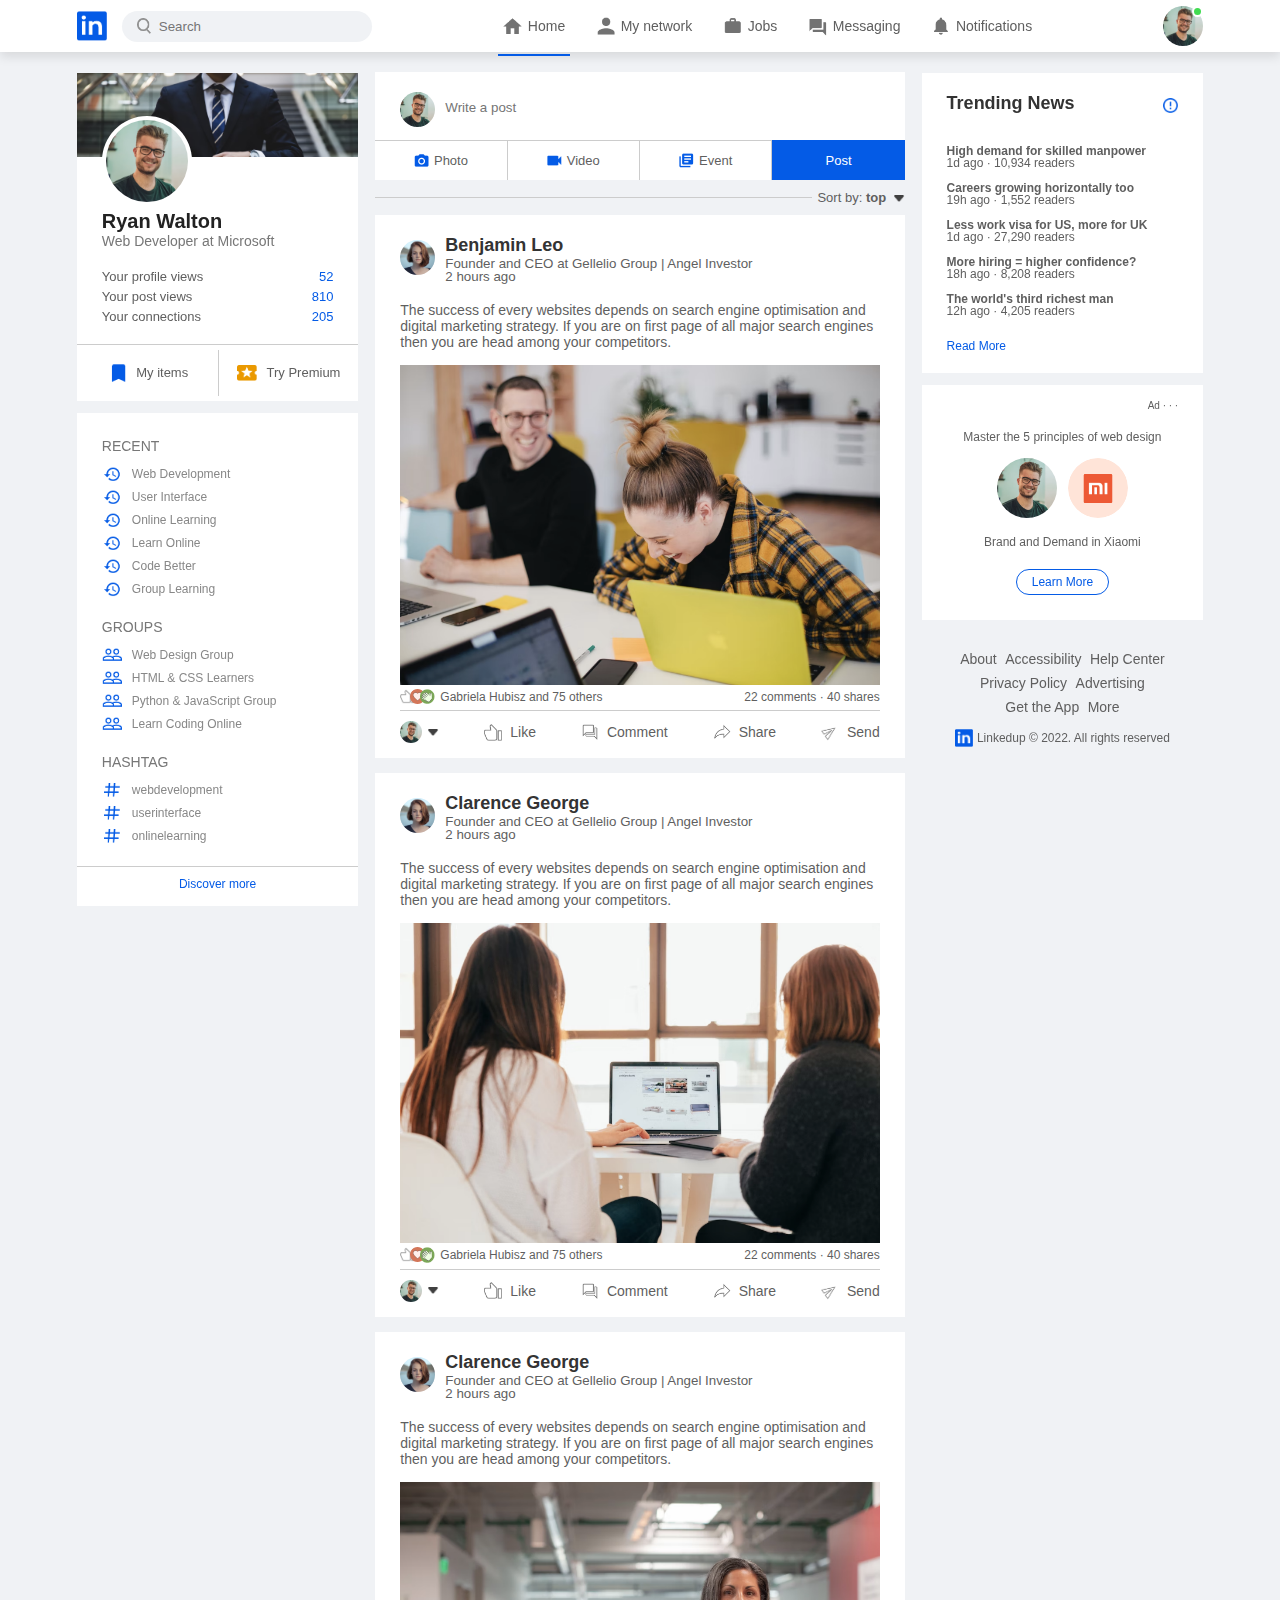
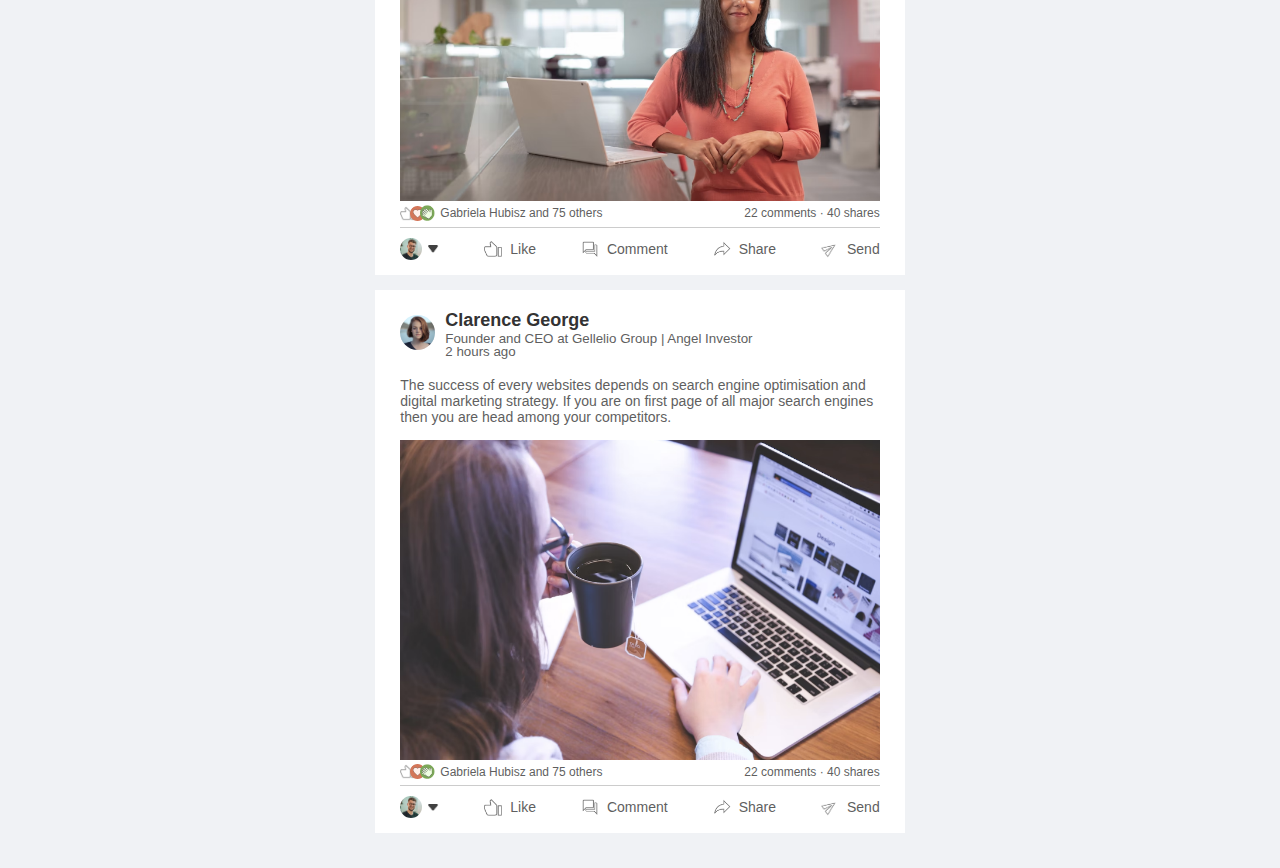
<file: index.html>
<!DOCTYPE html>
<html lang="en">
<head>
    <meta charset="UTF-8">
    <meta http-equiv="X-UA-Compatible" content="IE=edge">
    <meta name="viewport" content="width=device-width, initial-scale=1.0">
    <title>Social Media Website</title>
    <link rel="stylesheet" href="style.css">
</head>
<body>

<nav class="navbar">
    <div class="navbar-left">
        <a href="index.html" class="logo"><img src="images/logo.png"> </a>
        <div class="search-box">
            <img src="images/search.png">
            <input type="text" placeholder="Search">
        </div>
    </div>
    <div class="navbar-center">
        <ul>
            <li><a href="#" class="active-link"><img src="images/home.png"><span>Home</span> </a> </li>
            <li><a href="#"><img src="images/network.png"><span>My network</span> </a> </li>
            <li><a href="#"><img src="images/jobs.png"><span>Jobs</span> </a> </li>
            <li><a href="#"><img src="images/message.png"><span>Messaging</span> </a> </li>
            <li><a href="#"><img src="images/notification.png"><span>Notifications</span> </a> </li>
        </ul>
    </div>
    <div class="navbar-right">
        <div class="online">
            <img src="images/user-1.png" class="nav-profile-img" onclick="toggleMenu()">
        </div>
    </div>
<!-----------profile-drop-down-menu-------->
<div class="profile-menu-wrap" id="profileMenu">
    <div class="profile-menu">
        <div class="user-info">
            <img src="images/user-1.png">
            <div>
                <h3>Ryan Walton</h3>
                <a href="profile.html">See your profile</a>
            </div>
        </div>
        <hr>
        <a href="#" class="profile-menu-link">
            <img src="images/feedback.png">
            <p>Give Feedback</p>
            <span>></span>
        </a>
        <a href="#" class="profile-menu-link">
            <img src="images/setting.png">
            <p>Settings & Privacy</p>
            <span>></span>
        </a>
        <a href="#" class="profile-menu-link">
            <img src="images/help.png">
            <p>Help & Support</p>
            <span>></span>
        </a>
        <a href="#" class="profile-menu-link">
            <img src="images/display.png">
            <p>Display & Accessibility</p>
            <span>></span>
        </a>
        <a href="#" class="profile-menu-link">
            <img src="images/logout.png">
            <p>Logout</p>
            <span>></span>
        </a>
    </div>
</div>



</nav>


<!-----------navbar close------------>

<div class="container">
<!-------left sidebar---------->
    <div class="left-sidebar">
        <div class="sidebar-profile-box">
            <img src="images/cover-pic.png" width="100%">
            <div class="sidebar-profile-info">
                <img src="images/user-1.png">
                <h1>Ryan Walton</h1>
                <h3>Web Developer at Microsoft</h3>
                <ul>
                    <li>Your profile views <span>52</span></li>
                    <li>Your post views <span>810</span></li>
                    <li>Your connections <span>205</span></li>
                </ul>
            </div>
            <div class="sidebar-profile-link">
                <a href="#"><img src="images/items.png">My items</a>
                <a href="#"><img src="images/premium.png">Try Premium</a>
            </div>
        </div>
        <div class="sidebar-activity" id="sidebarActivity">
            <h3>RECENT</h3>
            <a href="#"><img src="images/recent.png"> Web Development </a>
            <a href="#"><img src="images/recent.png"> User Interface </a>
            <a href="#"><img src="images/recent.png"> Online Learning </a>
            <a href="#"><img src="images/recent.png"> Learn Online </a>
            <a href="#"><img src="images/recent.png"> Code Better </a>
            <a href="#"><img src="images/recent.png"> Group Learning </a>
            <h3>GROUPS</h3>
            <a href="#"><img src="images/group.png"> Web Design Group </a>
            <a href="#"><img src="images/group.png"> HTML & CSS Learners </a>
            <a href="#"><img src="images/group.png"> Python & JavaScript Group </a>
            <a href="#"><img src="images/group.png"> Learn Coding Online </a>
            <h3>HASHTAG</h3>
            <a href="#"><img src="images/hashtag.png"> webdevelopment </a>
            <a href="#"><img src="images/hashtag.png"> userinterface </a>
            <a href="#"><img src="images/hashtag.png"> onlinelearning </a>
            <div class="discover-more-link">
                <a href="#">Discover more</a>
            </div>
        </div>

        <p id="showMoreLink" onclick="toggleActivity()">Show more <b>+</b></p>
    </div>
<!-------main content---------->
    <div class="main-content">
        <div class="create-post">
            <div class="create-post-input">
                <img src="images/user-1.png">
                <textarea rows="2" placeholder="Write a post"></textarea>
            </div>
            <div class="create-post-links">
                <li><img src="images/photo.png">Photo</li>
                <li><img src="images/video.png">Video</li>
                <li><img src="images/event.png">Event</li>
                <li>Post</li>
            </div>
        </div>
        <div class="sort-by">
            <hr>
            <p>Sort by: <span>top <img src="images/down-arrow.png"></span></p>
        </div>

        <div class="post">
            <div class="post-author">
                <img src="images/user-3.png">
                <div>
                    <h1>Benjamin Leo</h1>
                    <small>Founder and CEO at Gellelio Group | Angel Investor</small>
                    <small>2 hours ago</small>
                </div>
            </div>
            <p>The success of every websites depends on search engine optimisation and digital marketing strategy. If you are on first page of all major search engines then you are head among your competitors.</p>
            <img src="images/post-image-1.png" width="100%">

            <div class="post-stats">
                <div>
                    <img src="images/thumbsup.png">
                    <img src="images/love.png">
                    <img src="images/clap.png">
                    <span class="liked-users">Gabriela Hubisz and 75 others</span>
                </div>
                <div>
                    <span>22 comments &middot; 40 shares</span>
                </div>
            </div>

            <div class="post-activity">
                <div>
                    <img src="images/user-1.png" class="post-activity-user-icon">
                    <img src="images/down-arrow.png" class="post-activity-arrow-icon">
                </div>
                <div class="post-activity-link">
                    <img src="images/like.png">
                    <span>Like</span>
                </div>
                <div class="post-activity-link">
                    <img src="images/comment.png">
                    <span>Comment</span>
                </div>
                <div class="post-activity-link">
                    <img src="images/share.png">
                    <span>Share</span>
                </div>
                <div class="post-activity-link">
                    <img src="images/send.png">
                    <span>Send</span>
                </div>
            </div>

        </div>
        <div class="post">
            <div class="post-author">
                <img src="images/user-3.png">
                <div>
                    <h1>Clarence George</h1>
                    <small>Founder and CEO at Gellelio Group | Angel Investor</small>
                    <small>2 hours ago</small>
                </div>
            </div>
            <p>The success of every websites depends on search engine optimisation and digital marketing strategy. If you are on first page of all major search engines then you are head among your competitors.</p>
            <img src="images/post-image-2.png" width="100%">

            <div class="post-stats">
                <div>
                    <img src="images/thumbsup.png">
                    <img src="images/love.png">
                    <img src="images/clap.png">
                    <span class="liked-users">Gabriela Hubisz and 75 others</span>
                </div>
                <div>
                    <span>22 comments &middot; 40 shares</span>
                </div>
            </div>

            <div class="post-activity">
                <div>
                    <img src="images/user-1.png" class="post-activity-user-icon">
                    <img src="images/down-arrow.png" class="post-activity-arrow-icon">
                </div>
                <div class="post-activity-link">
                    <img src="images/like.png">
                    <span>Like</span>
                </div>
                <div class="post-activity-link">
                    <img src="images/comment.png">
                    <span>Comment</span>
                </div>
                <div class="post-activity-link">
                    <img src="images/share.png">
                    <span>Share</span>
                </div>
                <div class="post-activity-link">
                    <img src="images/send.png">
                    <span>Send</span>
                </div>
            </div>

        </div>
        <div class="post">
            <div class="post-author">
                <img src="images/user-3.png">
                <div>
                    <h1>Clarence George</h1>
                    <small>Founder and CEO at Gellelio Group | Angel Investor</small>
                    <small>2 hours ago</small>
                </div>
            </div>
            <p>The success of every websites depends on search engine optimisation and digital marketing strategy. If you are on first page of all major search engines then you are head among your competitors.</p>
            <img src="images/post-image-3.png" width="100%">

            <div class="post-stats">
                <div>
                    <img src="images/thumbsup.png">
                    <img src="images/love.png">
                    <img src="images/clap.png">
                    <span class="liked-users">Gabriela Hubisz and 75 others</span>
                </div>
                <div>
                    <span>22 comments &middot; 40 shares</span>
                </div>
            </div>

            <div class="post-activity">
                <div>
                    <img src="images/user-1.png" class="post-activity-user-icon">
                    <img src="images/down-arrow.png" class="post-activity-arrow-icon">
                </div>
                <div class="post-activity-link">
                    <img src="images/like.png">
                    <span>Like</span>
                </div>
                <div class="post-activity-link">
                    <img src="images/comment.png">
                    <span>Comment</span>
                </div>
                <div class="post-activity-link">
                    <img src="images/share.png">
                    <span>Share</span>
                </div>
                <div class="post-activity-link">
                    <img src="images/send.png">
                    <span>Send</span>
                </div>
            </div>

        </div>
        <div class="post">
            <div class="post-author">
                <img src="images/user-3.png">
                <div>
                    <h1>Clarence George</h1>
                    <small>Founder and CEO at Gellelio Group | Angel Investor</small>
                    <small>2 hours ago</small>
                </div>
            </div>
            <p>The success of every websites depends on search engine optimisation and digital marketing strategy. If you are on first page of all major search engines then you are head among your competitors.</p>
            <img src="images/post-image-4.png" width="100%">

            <div class="post-stats">
                <div>
                    <img src="images/thumbsup.png">
                    <img src="images/love.png">
                    <img src="images/clap.png">
                    <span class="liked-users">Gabriela Hubisz and 75 others</span>
                </div>
                <div>
                    <span>22 comments &middot; 40 shares</span>
                </div>
            </div>

            <div class="post-activity">
                <div>
                    <img src="images/user-1.png" class="post-activity-user-icon">
                    <img src="images/down-arrow.png" class="post-activity-arrow-icon">
                </div>
                <div class="post-activity-link">
                    <img src="images/like.png">
                    <span>Like</span>
                </div>
                <div class="post-activity-link">
                    <img src="images/comment.png">
                    <span>Comment</span>
                </div>
                <div class="post-activity-link">
                    <img src="images/share.png">
                    <span>Share</span>
                </div>
                <div class="post-activity-link">
                    <img src="images/send.png">
                    <span>Send</span>
                </div>
            </div>

        </div>

    </div>
<!-------right sidebar---------->
    <div class="right-sidebar">
        <div class="sidebar-news">
            <img src="images/more.png" class="info-icon">
            <h3>Trending News</h3>
            <a href="#">High demand for skilled manpower</a>
            <span>1d ago &middot; 10,934 readers</span>

            <a href="#">Careers growing horizontally too</a>
            <span>19h ago &middot; 1,552 readers</span>

            <a href="#">Less work visa for US, more for UK</a>
            <span>1d ago &middot; 27,290 readers</span>

            <a href="#">More hiring = higher confidence?</a>
            <span>18h ago &middot; 8,208 readers</span>

            <a href="#">The world's third richest man</a>
            <span>12h ago &middot; 4,205 readers</span>

            <a href="#" class="read-more-link">Read More</a>
        </div>


        <div class="sidebar-ad">
            <small>Ad &middot; &middot; &middot;</small>
            <p>Master the 5 principles of web design</p>
            <div>
                <img src="images/user-1.png">
                <img src="images/mi-logo.png">
            </div>
            <b>Brand and Demand in Xiaomi</b>
            <a href="#" class="ad-link">Learn More</a>
        </div>

        <div class="sidebar-useful-links">
            <a href="#">About</a>
            <a href="#">Accessibility</a>
            <a href="#">Help Center</a>
            <a href="#">Privacy Policy</a>
            <a href="#">Advertising</a>
            <a href="#">Get the App</a>
            <a href="#">More</a>

            <div class="copyright-msg">
                <img src="images/logo.png">
                <p>Linkedup &#169; 2022. All rights reserved</p>
            </div>

        </div>

    </div>
</div>
    
<script>

    let profileMenu = document.getElementById("profileMenu");

    function toggleMenu(){
        profileMenu.classList.toggle("open-menu");
    }

</script>

<script>

    let sideActivity = document.getElementById("sidebarActivity");
    let moreLink = document.getElementById("showMoreLink");

    function toggleActivity(){
        sideActivity.classList.toggle("open-activity");

        if(sideActivity.classList.contains("open-activity")){
            moreLink.innerHTML = "Show less <b>-</b>";
        }
        else{
            moreLink.innerHTML = "Show more <b>+</b>";
        }
    }

</script>

</body>
</html>
</file>
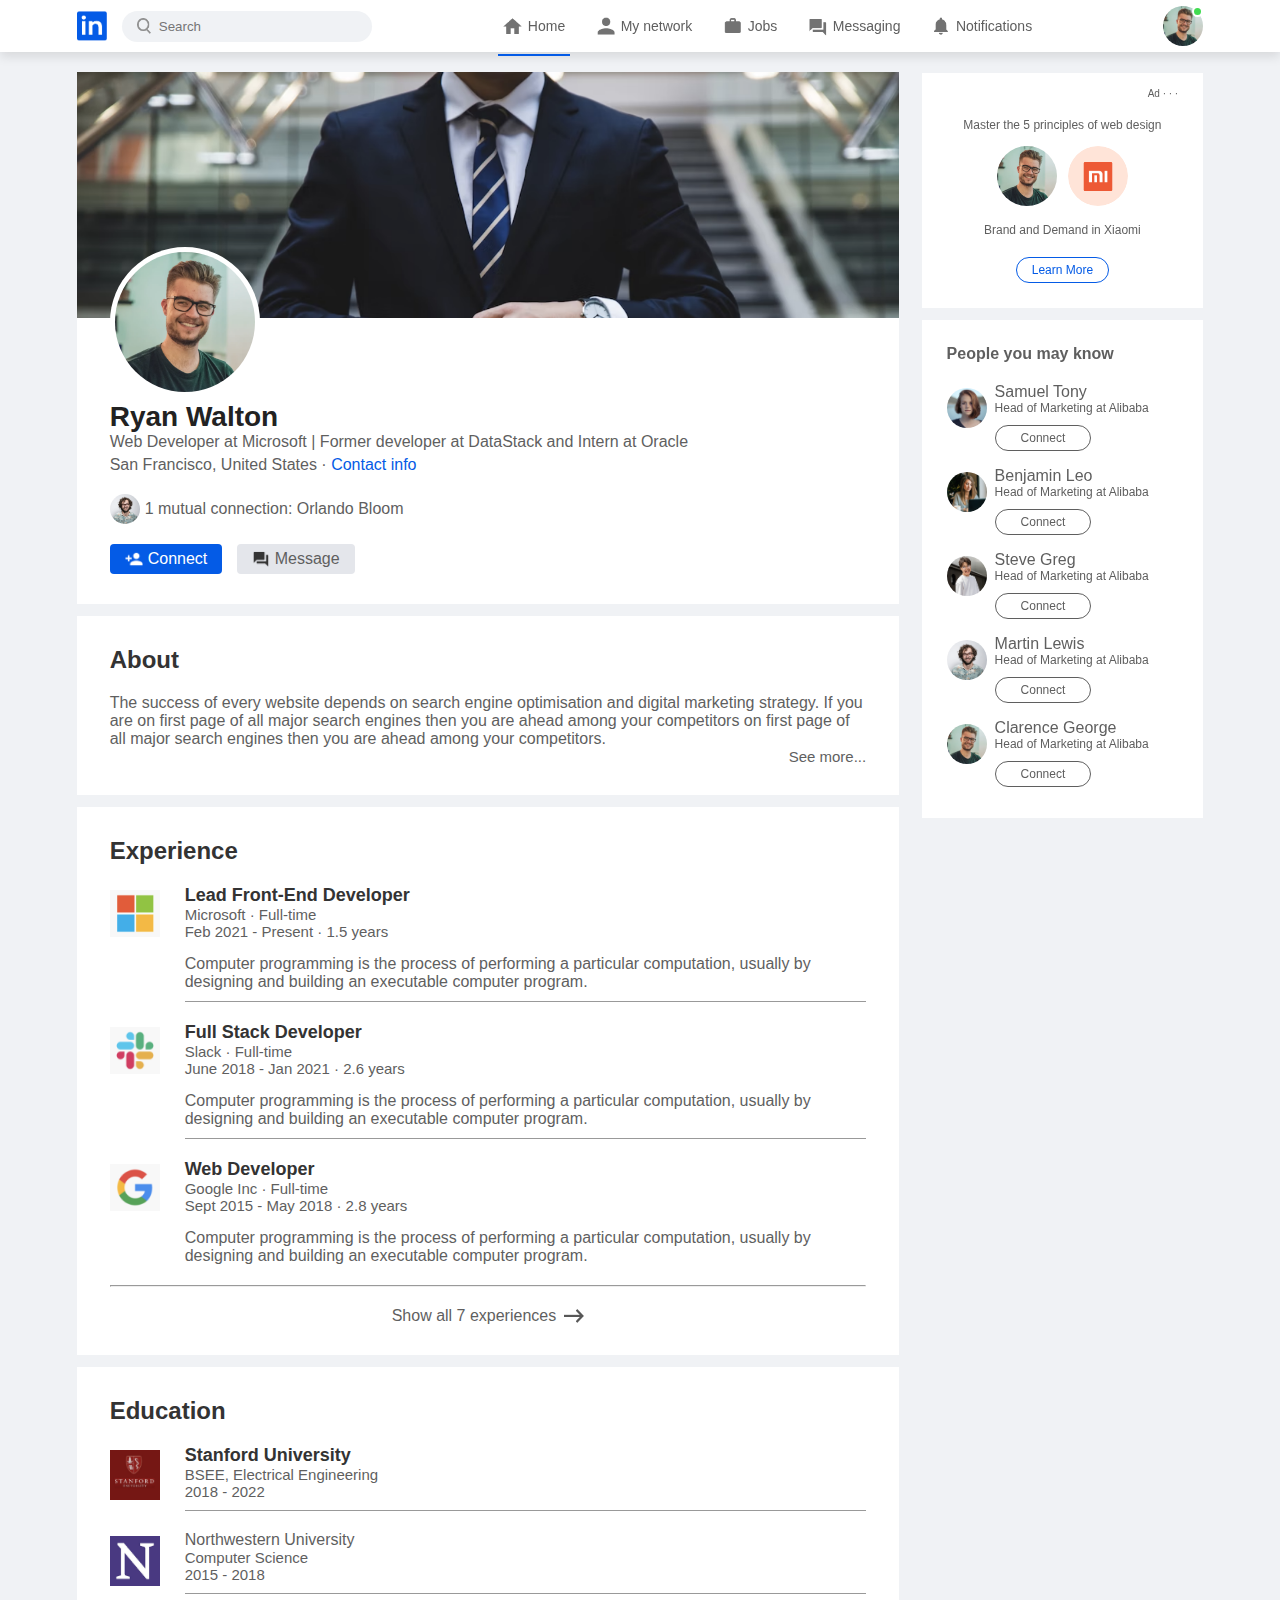
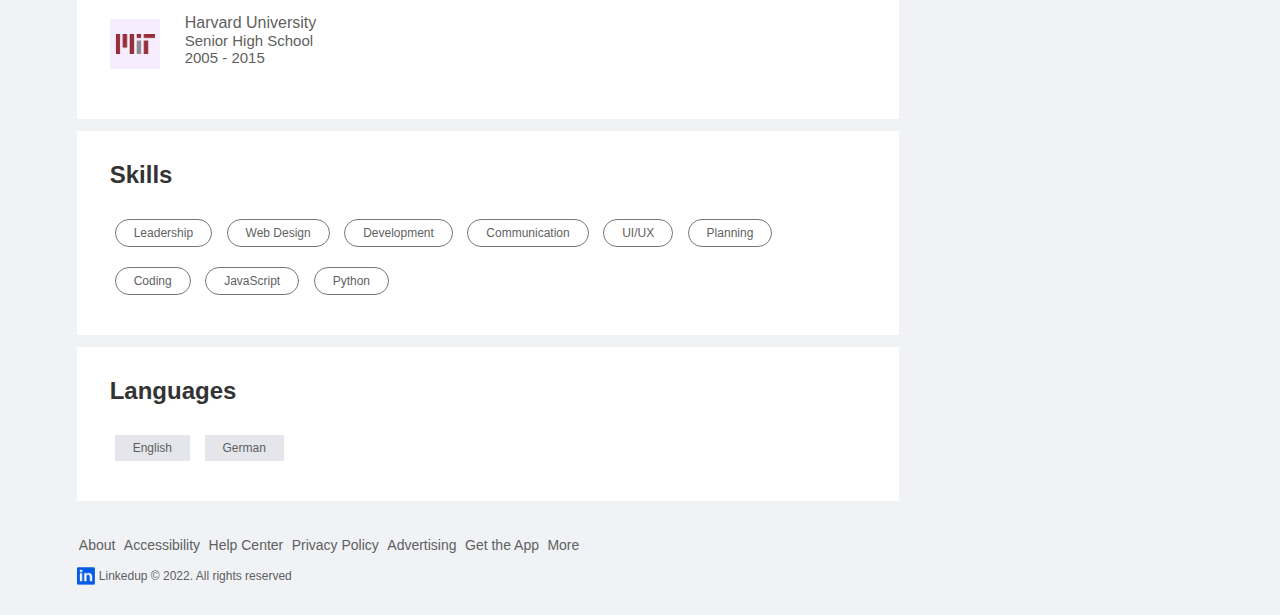
<file: profile.html>
<!DOCTYPE html>
<html lang="en">
<head>
    <meta charset="UTF-8">
    <meta http-equiv="X-UA-Compatible" content="IE=edge">
    <meta name="viewport" content="width=device-width, initial-scale=1.0">
    <title>Social Media Website</title>
    <link rel="stylesheet" href="style.css">
</head>
<body>

<nav class="navbar">
    <div class="navbar-left">
        <a href="index.html" class="logo"><img src="images/logo.png"> </a>
        <div class="search-box">
            <img src="images/search.png">
            <input type="text" placeholder="Search">
        </div>
    </div>
    <div class="navbar-center">
        <ul>
            <li><a href="#" class="active-link"><img src="images/home.png"><span>Home</span> </a> </li>
            <li><a href="#"><img src="images/network.png"><span>My network</span> </a> </li>
            <li><a href="#"><img src="images/jobs.png"><span>Jobs</span> </a> </li>
            <li><a href="#"><img src="images/message.png"><span>Messaging</span> </a> </li>
            <li><a href="#"><img src="images/notification.png"><span>Notifications</span> </a> </li>
        </ul>
    </div>
    <div class="navbar-right">
        <div class="online">
            <img src="images/user-1.png" class="nav-profile-img" onclick="toggleMenu()">
        </div>
    </div>
<!-----------profile-drop-down-menu-------->
<div class="profile-menu-wrap" id="profileMenu">
    <div class="profile-menu">
        <div class="user-info">
            <img src="images/user-1.png">
            <div>
                <h3>Ryan Walton</h3>
                <a href="profile.html">See your profile</a>
            </div>
        </div>
        <hr>
        <a href="#" class="profile-menu-link">
            <img src="images/feedback.png">
            <p>Give Feedback</p>
            <span>></span>
        </a>
        <a href="#" class="profile-menu-link">
            <img src="images/setting.png">
            <p>Settings & Privacy</p>
            <span>></span>
        </a>
        <a href="#" class="profile-menu-link">
            <img src="images/help.png">
            <p>Help & Support</p>
            <span>></span>
        </a>
        <a href="#" class="profile-menu-link">
            <img src="images/display.png">
            <p>Display & Accessibility</p>
            <span>></span>
        </a>
        <a href="#" class="profile-menu-link">
            <img src="images/logout.png">
            <p>Logout</p>
            <span>></span>
        </a>
    </div>
</div>



</nav>


<!-----------navbar close------------>

<div class="container">
<div class="profile-main">
    <div class="profile-container">
        <img src="images/cover-pic.png" width="100%">
        <div class="profile-container-inner">
            <img src="images/user-1.png" class="profile-pic">
            <h1>Ryan Walton</h1>
            <b>Web Developer at Microsoft | Former developer at DataStack
            and Intern at Oracle</b>
            <p>San Francisco, United States &middot; <a href="#">Contact info</a></p>
            <div class="mutual-connection">
                <img src="images/user-2.png">
                <span>1 mutual connection: Orlando Bloom</span>
            </div>
            <div class="profile-btn">
                <a href="#" class="primary-btn"><img src="images/connect.png">Connect</a>
                <a href="#"><img src="images/chat.png">Message</a>
            </div>
        </div>
    </div>

    <div class="profile-description">
        <h2>About</h2>
        <p>The success of every website depends on search engine optimisation and digital 
        marketing strategy. If you are on first page of all major search engines then you 
        are ahead among your competitors on first page of all major search engines then you 
        are ahead among your competitors.</p>
        <a href="#" class="see-more-link">See more...</a>
    </div>
    <div class="profile-description">
        <h2>Experience</h2>
        <div class="profile-desc-row">
            <img src="images/microsoft.png">
            <div>
                <h3>Lead Front-End Developer</h3>
                <b>Microsoft &middot; Full-time</b>
                <b>Feb 2021 - Present &middot; 1.5 years</b>
                <p>Computer programming is the process of performing a particular
                computation, usually by designing and building an executable computer 
                program.</p>
                <hr>
            </div>
        </div>
        <div class="profile-desc-row">
            <img src="images/slack.png">
            <div>
                <h3>Full Stack Developer</h3>
                <b>Slack &middot; Full-time</b>
                <b>June 2018 - Jan 2021 &middot; 2.6 years</b>
                <p>Computer programming is the process of performing a particular
                computation, usually by designing and building an executable computer 
                program.</p>
                <hr>
            </div>
        </div>
        <div class="profile-desc-row">
            <img src="images/google.png">
            <div>
                <h3>Web Developer</h3>
                <b>Google Inc &middot; Full-time</b>
                <b>Sept 2015 - May 2018 &middot; 2.8 years</b>
                <p>Computer programming is the process of performing a particular
                computation, usually by designing and building an executable computer 
                program.</p>
            </div>
        </div>
        <hr>
        <a href="#" class="experience-link">Show all 7 experiences <img src="images/right-arrow.png"></a>
    </div>

    <div class="profile-description">
        <h2>Education</h2>
        <div class="profile-desc-row">
            <img src="images/stanford.png">
            <div>
                <h3>Stanford University</h3>
                <b>BSEE, Electrical Engineering</b>
                <b>2018 - 2022</b>
                <hr>
            </div>
        </div>
        <div class="profile-desc-row">
            <img src="images/north.png">
            <div>Northwestern University</h3>
                <b>Computer Science</b>
                <b>2015 - 2018</b>
                <hr>
            </div>
        </div>
        <div class="profile-desc-row">
            <img src="images/mit.png">
            <div>Harvard University</h3>
                <b>Senior High School</b>
                <b>2005 - 2015</b>
            </div>
        </div>
    </div>
    <div class="profile-description">
        <h2>Skills</h2>
        <a href="#" class="skills-btn">Leadership</a>
        <a href="#" class="skills-btn">Web Design</a>
        <a href="#" class="skills-btn">Development</a>
        <a href="#" class="skills-btn">Communication</a>
        <a href="#" class="skills-btn">UI/UX</a>
        <a href="#" class="skills-btn">Planning</a>
        <a href="#" class="skills-btn">Coding</a>
        <a href="#" class="skills-btn">JavaScript</a>
        <a href="#" class="skills-btn">Python</a>
    </div>
    <div class="profile-description">
        <h2>Languages</h2>
        <a href="#" class="language-btn">English</a>
        <a href="#" class="language-btn">German</a>
    </div>

</div>

<!-----------profile-sidebar------------>

    <div class="profile-sidebar">

        <div class="sidebar-ad">
            <small>Ad &middot; &middot; &middot;</small>
            <p>Master the 5 principles of web design</p>
            <div>
                <img src="images/user-1.png">
                <img src="images/mi-logo.png">
            </div>
            <b>Brand and Demand in Xiaomi</b>
            <a href="#" class="ad-link">Learn More</a>
        </div>

        <div class="sidebar-people">
            <h3>People you may know</h3>
            <div class="sidebar-people-row">
                <img src="images/user-3.png">
                <div>
                    <h2>Samuel Tony</h2>
                    <p>Head of Marketing at Alibaba</p>
                    <a href="#">Connect</a>
                </div>
            </div>
            <div class="sidebar-people-row">
                <img src="images/user-4.png">
                <div>
                    <h2>Benjamin Leo</h2>
                    <p>Head of Marketing at Alibaba</p>
                    <a href="#">Connect</a>
                </div>
            </div>
            <div class="sidebar-people-row">
                <img src="images/user-5.png">
                <div>
                    <h2>Steve Greg</h2>
                    <p>Head of Marketing at Alibaba</p>
                    <a href="#">Connect</a>
                </div>
            </div>
            <div class="sidebar-people-row">
                <img src="images/user-2.png">
                <div>
                    <h2>Martin Lewis</h2>
                    <p>Head of Marketing at Alibaba</p>
                    <a href="#">Connect</a>
                </div>
            </div>
            <div class="sidebar-people-row">
                <img src="images/user-1.png">
                <div>
                    <h2>Clarence George</h2>
                    <p>Head of Marketing at Alibaba</p>
                    <a href="#">Connect</a>
                </div>
            </div>
        </div>

    </div>
</div>
    
<div class="profile-footer">
    <div class="sidebar-useful-links">
        <a href="#">About</a>
        <a href="#">Accessibility</a>
        <a href="#">Help Center</a>
        <a href="#">Privacy Policy</a>
        <a href="#">Advertising</a>
        <a href="#">Get the App</a>
        <a href="#">More</a>

        <div class="copyright-msg">
            <img src="images/logo.png">
            <p>Linkedup &#169; 2022. All rights reserved</p>
        </div>
    </div>
</div>


<script>

    let profileMenu = document.getElementById("profileMenu");

    function toggleMenu(){
        profileMenu.classList.toggle("open-menu");
    }

</script>

</body>
</html>
</file>
<file: style.css>
*{
    margin: 0;
    padding: 0;
    font-family: 'Poppins', sans-serif;
    box-sizing: border-box;
}
body{
    background: #f0f2f5;
    color: #5f5f5f;
}
a{
    text-decoration: none;
    color: #5f5f5f;
}
.navbar{
    display: flex;
    align-items: center;
    justify-content: space-between;
    background: #fff;
    padding: 6px 6%;
    position: sticky;
    top: 0;
    z-index: 100;
    box-shadow: 0 5px 10px rgba(0, 0, 0, 0.1);
}
.logo img{
    width: 30px;
    margin-right: 15px;
    display: block;
}
.navbar-center ul li{
    display: inline-block;
    list-style: none;
}
.navbar-center ul li a{
    display: flex;
    align-items: center;
    font-size: 14px;
    margin: 5px 8px;
    padding-right: 5px;
    position: relative;
}
.navbar-center ul li a img{
    width: 30px;
}
.navbar-center ul li a::after{
    content: '';
    width: 0;
    height: 2px;
    background: #045be6;
    position: absolute;
    bottom: -15px;
    transition: width 0.3s;
}
.navbar-center ul li a:hover::after,
.navbar-center ul li a.active-link::after
{
    width: 100%;
}
.nav-profile-img{
    width: 40px;
    border-radius: 50%;
    display: block;
    cursor: pointer;
    position: relative;
}
.online{
    position: relative;
}
.online::after{
    content: '';
    width: 7px;
    height: 7px;
    border: 2px solid #fff;
    border-radius: 50%;
    right: 0px;
    top: 0px;
    background: #41db51;
    position: absolute;
}
.search-box{
    background: #f0f2f5;
    width: 250px;
    border-radius: 20px;
    display: flex;
    align-items: center;
    padding: 0 15px;
}
.navbar-left{
    display: flex;
    align-items: center;
}
.search-box img{
    width: 14px;
}
.search-box input{
    width: 100%;
    background: transparent;
    padding: 8px;
    outline: none;
    border: 0;
}

/*-------------------navbar end ----------------*/

.container{
    padding: 20px 6%;
    display: flex;
    flex-wrap: wrap;
    justify-content: space-between;
}

/*-------------------left sidebar------------*/

.left-sidebar{
    flex-basis: 25%;
    align-self: flex-start;
    position: sticky;
    top: 73px;
}
.sidebar-profile-box{
    background: #fff;
}
.sidebar-profile-info{
    padding: 0 25px;
}
.sidebar-profile-info img{
    width: 90px;
    border-radius: 50%;
    background: #fff;
    padding: 4px;
    margin-top: -45px;
}
.sidebar-profile-info h1{
    font-size: 20px;
    font-weight: 600;
    color: #222;
}
.sidebar-profile-info h3{
    font-size: 14px;
    font-weight: 500;
    color: #777;
}
.sidebar-profile-info ul{
    list-style: none;
    margin: 20px 0;
}
.sidebar-profile-info ul li{
    width: 100%;
    margin: 5px 0;
    font-size: 13px;
}
.sidebar-profile-info ul li span{
    float: right;
    color: #045be6;
}
.sidebar-profile-link{
    display: flex;
    align-items: center;
    border-top: 1px solid #ccc;
}
.sidebar-profile-link a{
    flex-basis: 50%;
    display: flex;
    align-items: center;
    justify-content: center;
    padding: 15px 0;
    font-size: 13px;
    border-left: 1px solid #ccc;
}
.sidebar-profile-link a:first-child{
    border-left: 0;
}
.sidebar-profile-link a img{
    width: 20px;
    margin-right: 10px;
}
.sidebar-activity{
    background: #fff;
    padding: 5px 25px;
    margin: 12px 0;
}
.sidebar-activity h3{
    color: #777;
    font-size: 14px;
    font-weight: 500;
    margin: 20px 0 10px;
}
.sidebar-activity a{
    display: flex;
    align-items: center;
    font-size: 12px;
    font-weight: 500;
    color: #888;
    margin: 3px 0;
}
.sidebar-activity a img{
    width: 20px;
    margin-right: 10px;
}
.discover-more-link{
    border-top: 1px solid #ccc;
    text-align: center;
    margin-top: 20px;
    margin-left: -25px;
    margin-right: -25px;
}
.discover-more-link a{
    color: #045be6;
    display: inline-block;
    margin: 10px 0;
}

/*-------------------right sidebar------------*/
.right-sidebar{
    flex-basis: 25%;
    align-self: flex-start;
    position: sticky;
    top: 73px;
}
.sidebar-news{
    background: #fff;
    padding: 10px 25px;
}
.info-icon{
    width: 15px;
    float: right;
    margin-top: 15px;
}
.sidebar-news h3{
    font-size: 18px;
    font-weight: 600;
    color: #333;
    margin: 10px 0 30px;
}
.sidebar-news a{
    display: block;
    font-size: 12px;
    font-weight: 600;
    margin-top: 10px;
    margin-bottom: -5px;
}
.sidebar-news span{
    font-size: 12px;
}
.sidebar-news .read-more-link{
    color: #045be6;
    font-weight: 500;
    margin: 20px 0 10px;
}
.sidebar-ad{
    background: #fff;
    padding: 15px 25px;
    text-align: center;
    margin: 12px 0;
    font-size: 12px;
}
.sidebar-ad img{
    width: 60px;
    border-radius: 50%;
    margin: 4px;
}
.sidebar-ad small{
    float: right;
    font-weight: 500;
}
.sidebar-ad p{
    margin-top: 30px;
    margin-bottom: 10px;
}
.sidebar-ad b{
    display: block;
    font-weight: 500;
    margin-top: 10px;
}
.ad-link{
    display: inline-block;
    border: 1px solid #045be6;
    border-radius: 30px;
    padding: 5px 15px;
    color: #045be6;
    font-weight: 500;
    margin: 20px auto 10px;
}
.sidebar-useful-links{
    padding: 15px 25px;
    text-align: center;
}
.sidebar-useful-links a{
    display: inline-block;
    font-size: 14px;
    margin: 4px 2px;
}
.copyright-msg{
    display: flex;
    align-items: center;
    justify-content: center;
    font-size: 12px;
    margin-top: 10px;
    font-weight: 500;
}
.copyright-msg img{
    width: 18px;
    margin-right: 4px;
}

/*-------------------main content------------*/
.main-content{
    flex-basis: 47%;
}
.create-post{
    background: #fff;
}
.create-post-input{
    padding: 20px 25px 10px;
    display: flex;
    align-items: flex-start;
}
.create-post-input img{
    width: 35px;
    border-radius: 50%;
    margin-right: 10px;
}
.create-post-input textarea{
    width: 100%;
    border: 0;
    outline: 0;
    resize: none;
    background: transparent;
    margin-top: 8px;
}
::placeholder{
    font-weight: 500;
}
.create-post-links{
    display: flex;
    align-items: flex-start;
}
.create-post-links li{
    list-style: none;
    border-top: 1px solid #ccc;
    border-right: 1px solid #ccc;
    flex-basis: 25%;
    height: 40px;
    font-size: 13px;
    display: flex;
    align-items: center;
    justify-content: center;
    cursor: pointer;
}
.create-post-links li img{
    width: 15px;
    margin-right: 5px;
}
.create-post-links li:last-child{
    background: #045be6;
    color: #fff;
    border-top: 0;
    border-right: 0;
}
.sort-by{
    display: flex;
    align-items: center;
    margin: 10px 0;
}
.sort-by hr{
    flex: 1;
    border: 0;
    height: 1px;
    background: #ccc;
}
.sort-by p{
    font-size: 13px;
    padding-left: 5px;
}
.sort-by p span{
    font-weight: 600;
    cursor: pointer;
}
.sort-by p span img{
    width: 12px;
    margin-left: 3px;
}
.post{
    background: #fff;
    padding: 20px 25px 5px;
    margin: 5px 0 15px;
}
.post-author{
    display: flex;
    align-items: flex-start;
    margin-bottom: 20px;
}
.post-author img{
    width: 35px;
    border-radius: 50%;
    margin-right: 10px;
    margin-top: 5px;
}
.post-author h1{
    font-size: 18px;
    font-weight: 600;
    color: #333;
}
.post-author small{
    display: block;
    margin-bottom: -2px;
}
.post p{
    font-size: 14px;
    margin-bottom: 15px;
}
.post-stats{
    display: flex;
    flex-wrap: wrap;
    align-items: center;
    justify-content: space-between;
    font-size: 12px;
    border-bottom: 1px solid #ccc;
    padding-bottom: 6px;
}
.post-stats div{
    display: flex;
    align-items: center;
}
.post-stats img{
    width: 15px;
    margin-right: -5px;
}
.liked-users{
    margin-left: 10px;
}
.post-activity{
    display: flex;
    align-items: center;
    justify-content: space-between;
    padding: 10px 0;
    font-size: 14px;
    font-weight: 500;
}
.post-activity div{
    display: flex;
    align-items: center;
}
.post-activity-user-icon{
    width: 22px;
    border-radius: 50%;
}
.post-activity-arrow-icon{
    width: 12px;
    margin-left: 5px;
}
.post-activity-link img{
    width: 18px;
    margin-right: 8px;
}
/*-----------------profile-drop-down-menu---------------*/
.profile-menu-wrap{
    position: absolute;
    top: 100%;
    right: 5%;
    width: 320px;
    max-height: 0;
    overflow: hidden;
    transition: max-height 0.5s;
}
.profile-menu-wrap.open-menu{
    max-height: 400px;
}
.profile-menu{
    background: #222;
    color: #fff;
    padding: 20px;
    margin: 10px;
}
.user-info{
    display: flex;
    align-items: center;
}
.user-info img{
    width: 50px;
    border-radius: 50%;
    margin-right: 15px;
}
.user-info h3{
    font-weight: 500;
    margin-bottom: -7px;
}
.user-info a{
    color: #c9dbf8;
    font-size: 13px;
}
.profile-menu hr{
    border: 0;
    height: 1px;
    width: 100%;
    background: #fff;
    margin: 15px 0 10px;
}
.profile-menu-link{
    display: flex;
    align-items: center;
    color: #fff;
    margin: 12px 0;
    font-size: 14px;
}
.profile-menu-link p{
    width: 100%;
}
.profile-menu-link img{
    width: 35px;
    border-radius: 50%;
    margin-right: 15px;
}

/*--------------profile-page-----------*/
.profile-main{
    flex-basis: 73%;
}
.profile-sidebar{
    flex-basis: 25%;
    align-self: flex-start;
    position: sticky;
    top: 73px;
}
.profile-container{
    background: #fff;
}
.profile-container-inner{
    padding: 0 4% 10px;
}
.profile-pic{
    width: 150px;
    border-radius: 50%;
    margin-top: -75px;
    padding: 5px;
    background: #fff;
}
.profile-container h1{
    font-size: 28px;
    font-weight: 600;
    color: #222;
}
.profile-container b{
    font-weight: 500;
}
.profile-container p{
    margin-top: 5px
}
.profile-container p a{
    color: #045be6;
    font-weight: 500;
}
.mutual-connection{
    display: flex;
    align-items: center;
    margin: 20px 0;
}
.mutual-connection img{
    width: 30px;
    border-radius: 50%;
    margin-right: 5px;
}
.profile-btn{
    margin: 20px 0;
}
.profile-btn a{
    display: inline-flex;
    align-items: center;
    background: #e4e6eb;
    padding: 6px 15px;
    border-radius: 4px;
    margin-right: 10px;
}
.profile-btn a img{
    width: 18px;
    margin-right: 5px;
}
.profile-btn .primary-btn{
    background: #045be6;
    color: #fff;
}
.profile-description{
    background: #fff;
    padding: 20px 4% 30px;
    margin: 12px 0;
}
.profile-description h2{
    color: #333;
    margin: 10px 0 20px;
    font-weight: 600;
}
.see-more-link{
    display: block;
    text-align: right;
    font-size: 15px;
}
.profile-desc-row{
    display: flex;
    align-items: flex-start;
    margin: 20px 0;
}
.profile-desc-row img{
    width: 50px;
    margin-right: 25px;
    margin-top: 5px;
}
.profile-desc-row div{
    width: 100%;
}
.profile-desc-row h3{
    font-size: 18px;
    font-weight: 600;
    color: #333;
}
.profile-desc-row b{
    display: block;
    font-weight: 500;
    font-size: 15px;
}
.profile-desc-row p{
    margin-top: 15px;
}
.profile-desc-row hr{
    border: 0;
    border-bottom: 1px solid #999;
    margin-top: 10px;
}
.experience-link{
    display: flex;
    align-items: center;
    justify-content: center;
    padding-top: 20px;
    font-weight: 500;
}
.experience-link img{
    width: 20px;
    margin-left: 8px;
}
.skills-btn{
    display: inline-block;
    margin: 10px 5px;
    padding: 6px 18px;
    border: 1px solid #777;
    border-radius: 30px;
    font-size: 12px;
    font-weight: 500;
}
.language-btn{
    display: inline-block;
    margin: 10px 5px;
    padding: 6px 18px;
    background:#e4e6eb;
    font-size: 12px;
    font-weight: 500;
}
/*--------------profile-right-sidebar--------*/
.profile-sidebar .sidebar-ad{
    margin: 0;
}
.sidebar-people{
    background: #fff;
    padding: 15px 25px;
    margin: 12px 0;
    font-size: 12px;
}
.sidebar-people h3{
    font-size: 16px;
    font-weight: 600;
    margin: 10px 0 20px;
}
.sidebar-people-row{
    display: flex;
    align-items: flex-start;
    margin: 6px 0;
}
.sidebar-people-row img{
    width: 40px;
    border-radius: 50%;
    margin-right: 8px;
    margin-top: 5px;
}
.sidebar-people-row h2{
    font-weight: 500;
    font-size: 16px;
}
.sidebar-people-row a{
    display: inline-block;
    margin: 10px 0;
    padding: 5px 25px;
    border: 1px solid #5f5f5f;
    border-radius: 30px;
    font-weight: 500;
}
.profile-footer{
    padding: 0 6% 30px;
}
.profile-footer .sidebar-useful-links{
    text-align: left;
    padding: 0;
}
.profile-footer .copyright-msg{
    justify-content: flex-start;
}
#showMoreLink{
    display: none;
}
/*-------------media-query-for-small-screen-------------*/
@media only screen and (max-width: 600px){
    .search-box{
        background: transparent;
        width: auto;
        padding: 0;
    }
    .search-box input{
        width: 0;
        padding: 0;
    }
    .navbar-center ul li a span{
        display: none;
    }
    .navbar-center ul li a{
        padding-right: 0;
        margin: 5px;
    }
    .nav-profile-img{
        width: 30px;
    }
    .container{
        padding: 15px 3%;
    }
    .left-sidebar, .right-sidebar{
        flex-basis: 100%;
        position: relative;
        top: unset;
    }
    .main-content{
        flex-basis: 100%;
    }
    .post-stats div{
        margin: 2px 0;
    }
    .post-activity-link span{
        display: none;
    }
    .post-activity-link img{
        margin-right: 0;
    }
    .profile-main, .profile-sidebar{
        flex-basis: 100%;
    }
    .profile-container{
        font-size: 14px;
    }
    .profile-pic{
        width: 100px;
        margin-top: -50px;
    }
    .profile-description{
        font-size: 14px;
    }
    #showMoreLink{
        display: block;
        width: fit-content;
        margin: 10px auto;
        font-size: 14px;
        cursor: pointer;
    }
    .sidebar-activity{
        display: none;
    }
    .sidebar-activity .open-activity{
        display: block;
    }
}
</file>
